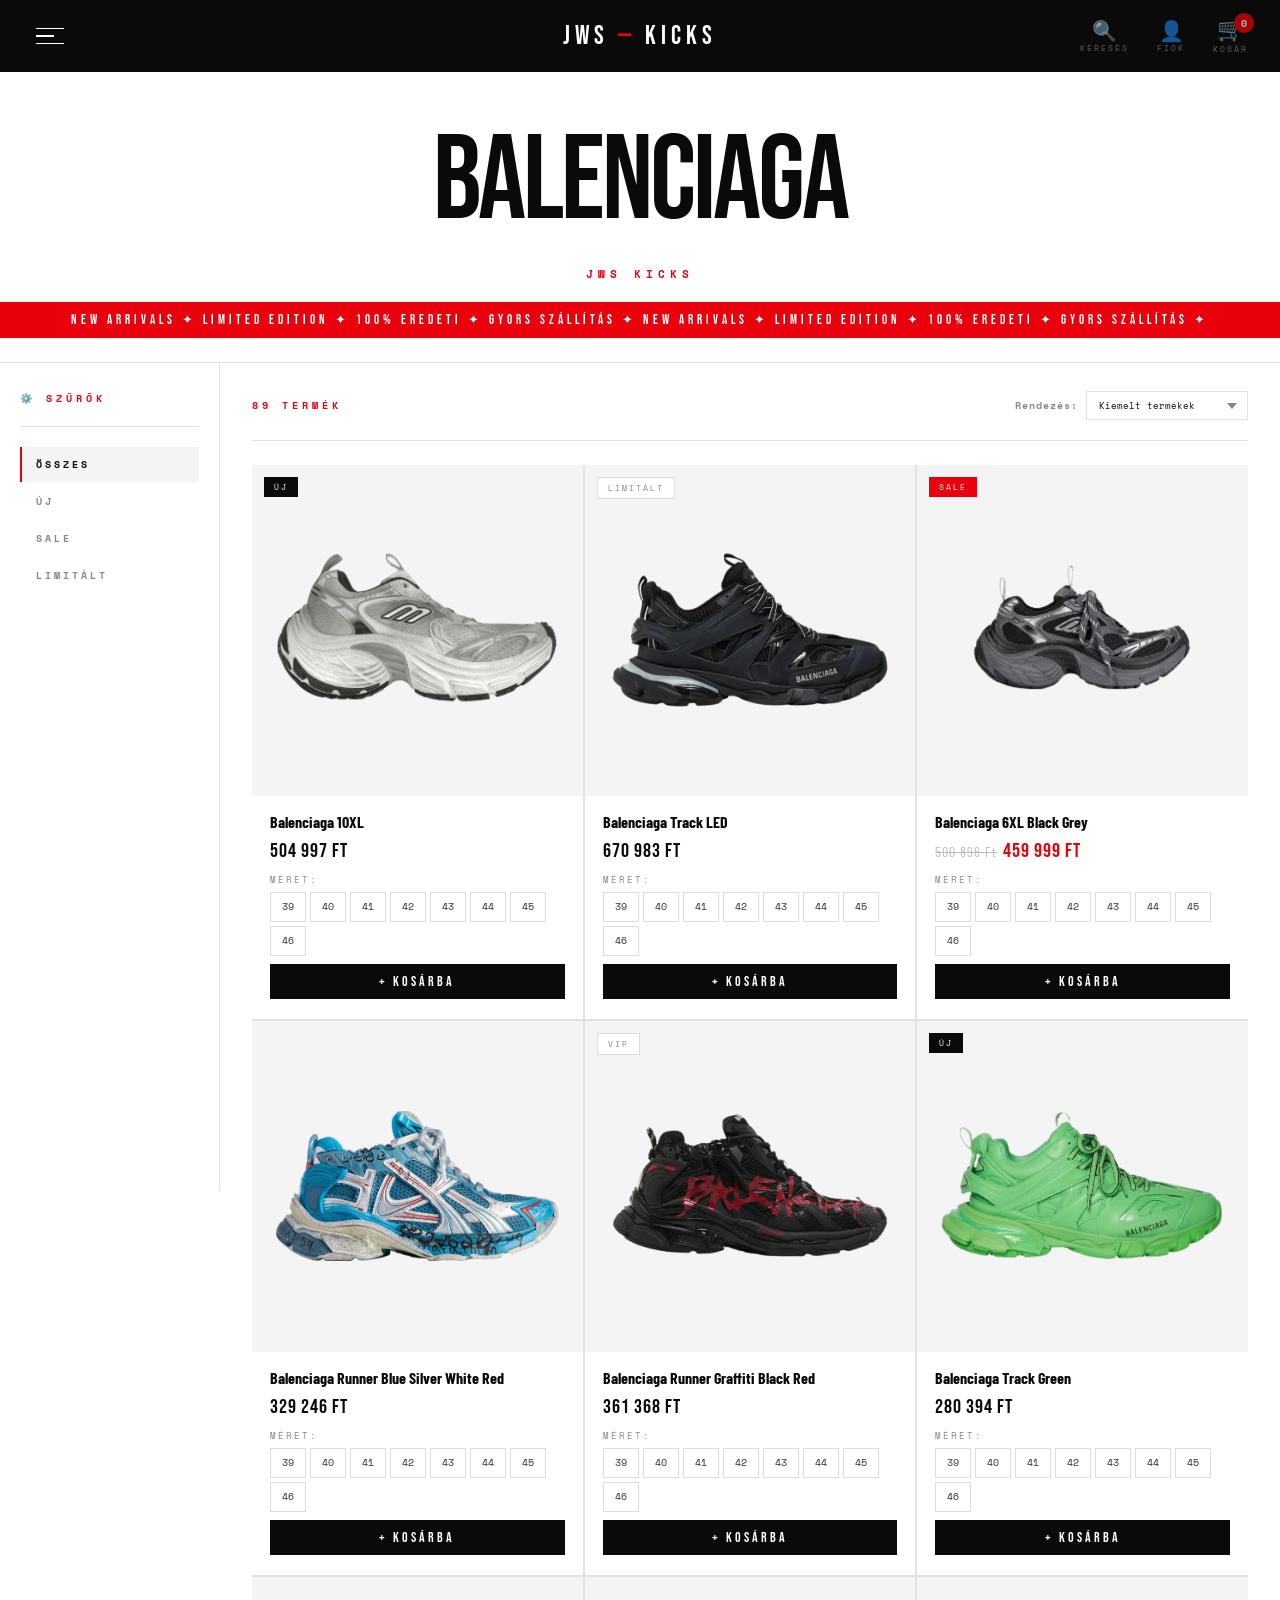
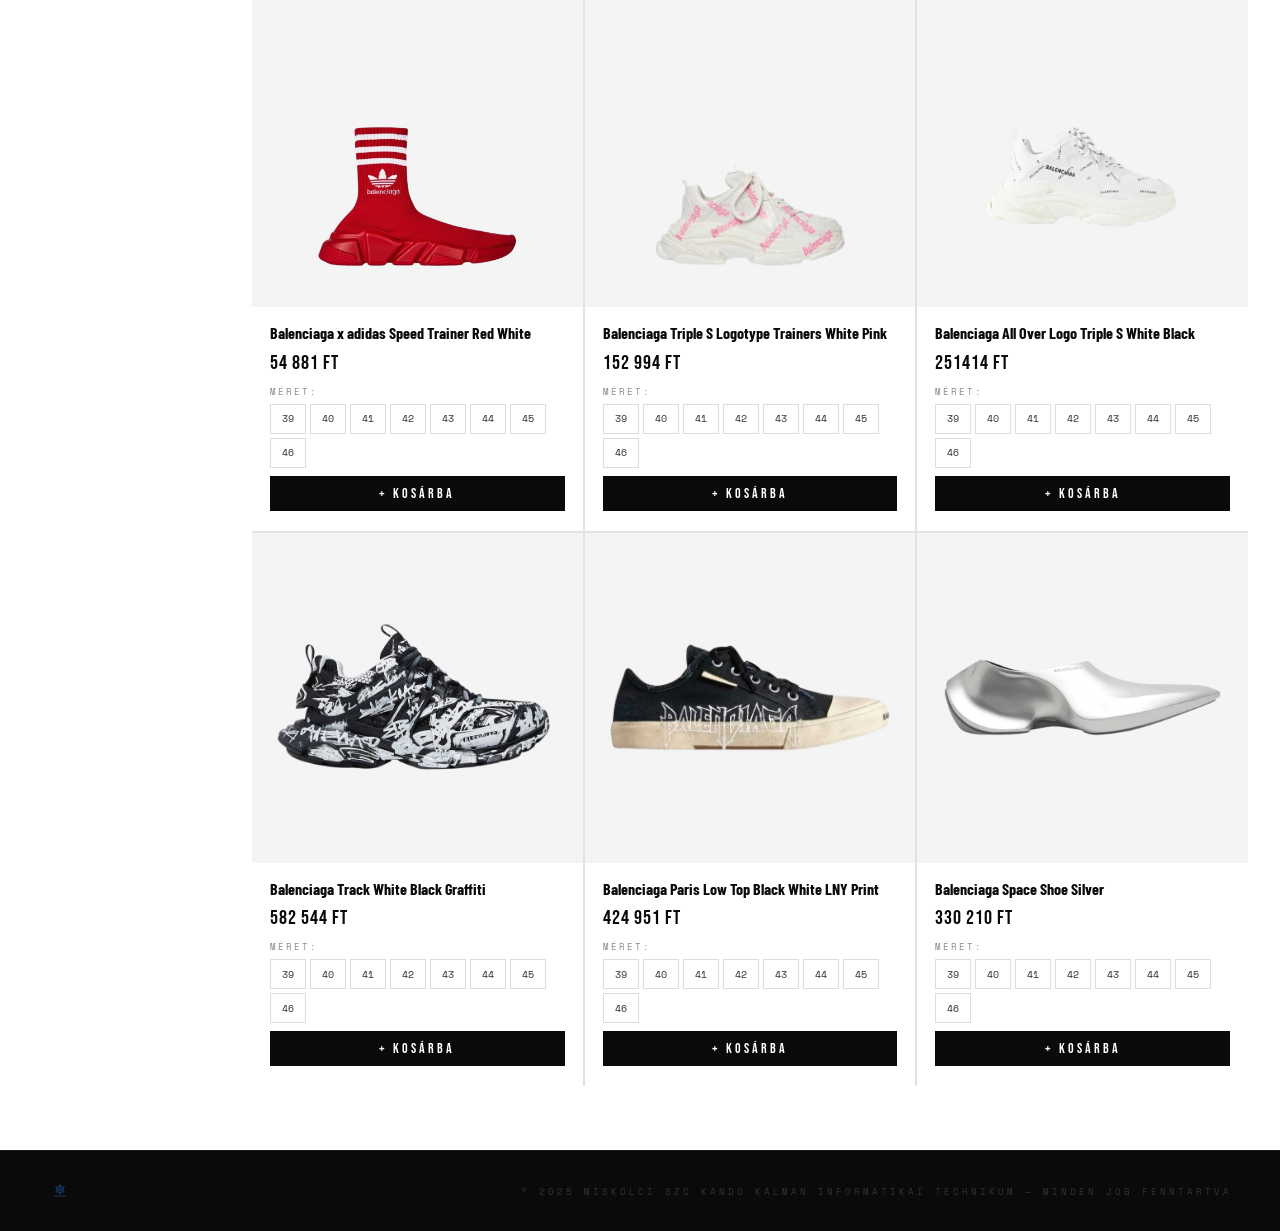
<file: balenciaga.html>
<!DOCTYPE html>
<html lang="hu">
<head>
  <meta charset="UTF-8">
  <meta name="viewport" content="width=device-width, initial-scale=1.0">
  <title>Balenciaga — JWS KICKS</title>
  <link href="https://fonts.googleapis.com/css2?family=Bebas+Neue&family=Barlow+Condensed:wght@300;400;600;700&family=Space+Mono&display=swap" rel="stylesheet">
  <link rel="stylesheet" href="shared.css">
  <link rel="stylesheet" href="brand-page.css">
</head>
<body>
<!-- =====================
   BOTI ALOLDAL
   ===================== -->

<!-- Teljes képernyős navigációs menü -->
<div class="menu-overlay" id="menuOverlay">
  <ul>
    <li><a href="index.html">Főoldal <span class="num">01</span></a></li>
    <li><a href="balenciaga.html" class="active">Balenciaga <span class="num">02</span></a></li>
    <li><a href="nike.html">Nike <span class="num">03</span></a></li>
    <li><a href="dior.html">Dior <span class="num">04</span></a></li>
    <li><a href="lv.html">Louis Vuitton <span class="num">05</span></a></li>
  </ul>
  <div class="menu-socials"><a href="#">Instagram</a><a href="#">TikTok</a><a href="#">Kapcsolat</a></div>
</div>

<!-- Felső navigációs sáv — fix, mindig látható -->
<nav class="navbar">
  <div class="nav-left">
    <button class="hamburger" id="hamburger"><span></span><span></span><span></span></button>
  </div>
  <a href="index.html" class="nav-logo">JWS <em>—</em> KICKS</a>
  <div class="nav-right">
    <button class="nav-icon" data-type="search" onclick="jwsOpenSearch()" aria-label="Keresés"><span style="font-size:20px;line-height:1;">🔍</span><span class="nav-icon-label">Keresés</span></button>
    <button class="nav-icon" data-type="account" onclick="jwsOpenAccount()" aria-label="Fiók" style="position:relative;"><span style="font-size:20px;line-height:1;">👤</span><span class="nav-icon-label">Fiók</span><span class="jws-acc-dot"></span></button>
    <button class="nav-cart-btn">🛒</button>
  </div>
</nav>

<div class="page-header-wrap">
  <div class="page-title">BALENCIAGA</div>
  <div class="brand-sub">JWS KICKS</div>
</div>

<!-- Fő elrendezés: bal oldalt szűrők, jobb oldalt termékek -->
<div class="shop-layout">
  <!-- Bal oldali szűrő panel -->
  <aside class="sidebar">
        <div class="filter-top">⚙️ Szűrők</div>
    <!-- Badge szerinti szűrő gombok -->
    <div class="badge-filter-wrap">
      <button class="badge-filter-btn active" data-filter="all">Összes</button>
      <button class="badge-filter-btn" data-filter="badge-new">Új</button>
      <button class="badge-filter-btn" data-filter="badge-sale">Sale</button>
      <button class="badge-filter-btn" data-filter="badge-lim">Limitált</button>
    </div>
  </aside>

  <!-- Termékek területe -->
  <main class="products-area">
    <!-- Termékszám és rendezés sor -->
    <div class="products-top">
      <span class="products-count">89 termék</span>
      <div class="sort-wrap">
        Rendezés:
        <select class="sort-select">
          <option>Kiemelt termékek</option>
          <option>Ár: Alacsony → Magas</option>
          <option>Ár: Magas → Alacsony</option>
          <option>Legújabb</option>
        </select>
      </div>
    </div>

    <!-- Termék rács — 3 oszlopos -->
    <div class="product-grid">

      <div class="product-card">
        <div class="product-img">
          <img src="img/balenciaga 10xl.png" alt="">
          <span class="product-badge badge-new">Új</span>
        </div>
        <div class="product-info">
          <div class="product-name">Balenciaga 10XL</div>
          <div class="product-price">504 997 Ft</div>
        </div>
      </div>

      <div class="product-card">
        <div class="product-img">
          <img src="img/balencitrack.png" alt="">
          <span class="product-badge badge-lim">Limitált</span>
        </div>
        <div class="product-info">
          <div class="product-name">Balenciaga Track LED</div>
          <div class="product-price">670 983 Ft</div>
        </div>
      </div>

      <div class="product-card">
        <div class="product-img">
          <img src="img/balenciaga6xl.png" alt="">
          <span class="product-badge badge-sale">SALE</span>
        </div>
        <div class="product-info">
          <div class="product-name">Balenciaga 6XL Black Grey</div>
          <div class="product-price"><span class="price-old">500 896 Ft</span><span class="price-sale">459 999 Ft</span></div>
        </div>
      </div>

      <div class="product-card">
        <div class="product-img">
          <img src="img/balenciagarunner.png" alt="">
        </div>
        <div class="product-info">
          <div class="product-name">Balenciaga Runner Blue Silver White Red</div>
          <div class="product-price">329 246 Ft</div>
        </div>
      </div>

      <div class="product-card">
        <div class="product-img">
          <img src="img/balenciagarunnergraffitiblack.png" alt="">
          <span class="product-badge badge-lim">VIP</span>
        </div>
        <div class="product-info">
          <div class="product-name">Balenciaga Runner Graffiti Black Red</div>
          <div class="product-price">361 368 Ft</div>
        </div>
      </div>

      <div class="product-card">
        <div class="product-img">
          <img src="img/balenciagatrackgreen.png" alt="">
          <span class="product-badge badge-new">Új</span>
        </div>
        <div class="product-info">
          <div class="product-name">Balenciaga Track Green</div>
          <div class="product-price">280 394 Ft</div>
        </div>
      </div>

      <div class="product-card">
        <div class="product-img">
          <img src="img/Balenciagaspeedtrainer.png" alt="">
        </div>
        <div class="product-info">
          <div class="product-name">Balenciaga x adidas Speed Trainer Red White </div>
          <div class="product-price">54 881 Ft</div>
        </div>
      </div>

      <div class="product-card">
        <div class="product-img">
          <img src="img/Balenciagatriples.png" alt="">
        </div>
        <div class="product-info">
          <div class="product-name">Balenciaga Triple S Logotype Trainers White Pink </div>
          <div class="product-price">152 994 Ft</div>
        </div>
      </div>

      <div class="product-card">
        <div class="product-img">
          <img src="img/BalenciagaAlloverlogo.png" alt="">
        </div>
        <div class="product-info">
          <div class="product-name">Balenciaga All Over Logo Triple S White Black</div>
          <div class="product-price">251414 Ft</div>
        </div>
      </div>

      <div class="product-card">
        <div class="product-img">
          <img src="img/Balenciagagraffitewhiteblack.png" alt="">
        </div>
        <div class="product-info">
          <div class="product-name">Balenciaga Track White Black Graffiti</div>
          <div class="product-price">582 544 Ft</div>
        </div>
      </div>

      <div class="product-card">
        <div class="product-img">
          <img src="img/Balenciagaparislowtop.png" alt="">
        </div>
        <div class="product-info">
          <div class="product-name">Balenciaga Paris Low Top Black White LNY Print</div>
          <div class="product-price">424 951 Ft</div>
        </div>
      </div>

      <div class="product-card">
        <div class="product-img">
          <img src="img/Balenciagaspaceshoes.png" alt="">
        </div>
        <div class="product-info">
          <div class="product-name">Balenciaga Space Shoe Silver</div>
          <div class="product-price">330 210 Ft</div>
        </div>
      </div>

    </div>
  </main>
</div>

<!-- Egyszerű lábléc -->
<div class="simple-footer">
  <a href="index.html" class="footer-mini-logo"><img src="img/logo.png" alt="JWS Kicks"></a>
  <span>© 2025 Miskolci SZC Kandó Kálmán Informatikai Technikum — Minden jog fenntartva</span>
</div>

<!-- JavaScript a külön fájlból töltődik be -->
<script src="search.js"></script>
<script src="account.js"></script>
<script src="main.js"></script>
</body>
</html>
</file>
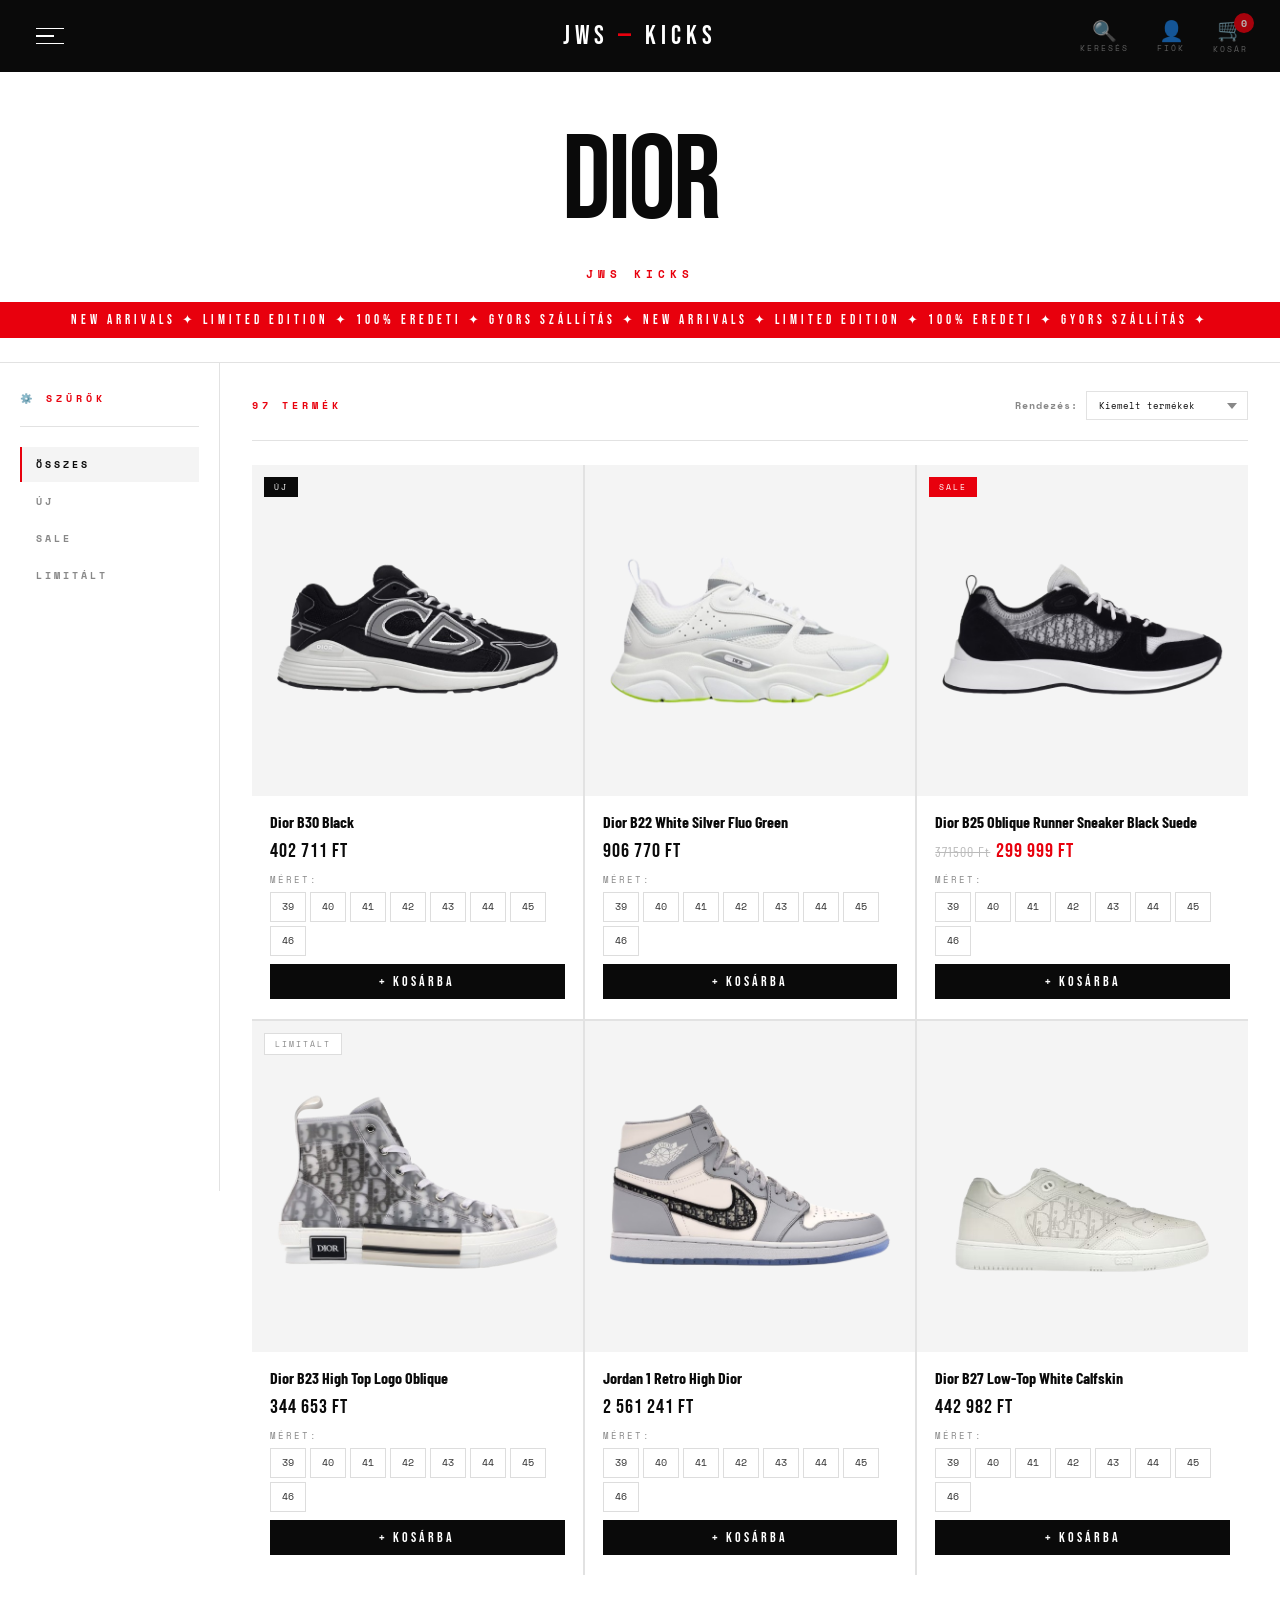
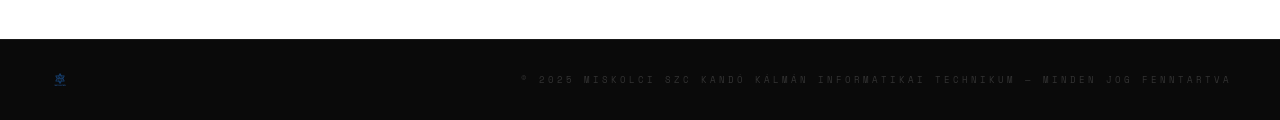
<file: dior.html>
<!DOCTYPE html>
<html lang="hu">
<head>
  <meta charset="UTF-8">
  <meta name="viewport" content="width=device-width, initial-scale=1.0">
  <title>Dior — JWS KICKS</title>
  <link href="https://fonts.googleapis.com/css2?family=Bebas+Neue&family=Barlow+Condensed:wght@300;400;600;700&family=Space+Mono&display=swap" rel="stylesheet">
  <link rel="stylesheet" href="shared.css">
  <link rel="stylesheet" href="brand-page.css">
</head>
<body>
<!-- =====================
   LACI ALOLDAL
   ===================== -->

<!-- Teljes képernyős navigációs menü -->
<div class="menu-overlay" id="menuOverlay">
  <ul>
    <li><a href="index.html">Főoldal <span class="num">01</span></a></li>
    <li><a href="balenciaga.html">Balenciaga <span class="num">02</span></a></li>
    <li><a href="nike.html">Nike <span class="num">03</span></a></li>
    <li><a href="dior.html" class="active">Dior <span class="num">04</span></a></li>
    <li><a href="lv.html">Louis Vuitton <span class="num">05</span></a></li>
  </ul>
  <div class="menu-socials"><a href="#">Instagram</a><a href="#">TikTok</a></div>
</div>

<!-- Felső navigációs sáv — fix, mindig látható -->
<nav class="navbar">
  <div class="nav-left">
    <button class="hamburger" id="hamburger"><span></span><span></span><span></span></button>
  </div>
  <a href="index.html" class="nav-logo">JWS <em>—</em> KICKS</a>
  <div class="nav-right">
    <button class="nav-icon" data-type="search" onclick="jwsOpenSearch()" aria-label="Keresés"><span style="font-size:20px;line-height:1;">🔍</span><span class="nav-icon-label">Keresés</span></button>
    <button class="nav-icon" data-type="account" onclick="jwsOpenAccount()" aria-label="Fiók" style="position:relative;"><span style="font-size:20px;line-height:1;">👤</span><span class="nav-icon-label">Fiók</span><span class="jws-acc-dot"></span></button>
    <button class="nav-cart-btn">🛒</button>
  </div>
</nav>

<div class="page-header-wrap">
  <div class="page-title">DIOR</div>
  <div class="brand-sub">JWS KICKS</div>
</div>

<!-- Fő elrendezés: bal oldalt szűrők, jobb oldalt termékek -->
<div class="shop-layout">
  <!-- Bal oldali szűrő panel -->
  <aside class="sidebar">
        <div class="filter-top">⚙️ Szűrők</div>
    <!-- Badge szerinti szűrő gombok -->
    <div class="badge-filter-wrap">
      <button class="badge-filter-btn active" data-filter="all">Összes</button>
      <button class="badge-filter-btn" data-filter="badge-new">Új</button>
      <button class="badge-filter-btn" data-filter="badge-sale">Sale</button>
      <button class="badge-filter-btn" data-filter="badge-lim">Limitált</button>
    </div>
  </aside>

  <!-- Termékek területe -->
  <main class="products-area">
    <!-- Termékszám és rendezés sor -->
    <div class="products-top">
      <span class="products-count">97 termék</span>
      <div class="sort-wrap">
        Rendezés:
        <select class="sort-select">
          <option>Kiemelt termékek</option>
          <option>Ár: Alacsony → Magas</option>
          <option>Ár: Magas → Alacsony</option>
          <option>Legújabb</option>
        </select>
      </div>
    </div>

    <!-- Termék rács — 3 oszlopos -->
    <div class="product-grid">

      <div class="product-card">
        <div class="product-img">
          <img src="img/b30.png" alt="">
          <span class="product-badge badge-new">Új</span>
        </div>
        <div class="product-info">
          <div class="product-name">Dior B30 Black</div>
          <div class="product-price">402 711 Ft</div>
        </div>
      </div>

      <div class="product-card">
        <div class="product-img">
          <img src="img/b22.png" alt="">
        </div>
        <div class="product-info">
          <div class="product-name">Dior B22 White Silver Fluo Green</div>
          <div class="product-price">906 770 Ft</div>
        </div>
      </div>

      <div class="product-card">
        <div class="product-img">
          <img src="img/b25.png" alt="">
          <span class="product-badge badge-sale">SALE</span>
        </div>
        <div class="product-info">
          <div class="product-name">Dior B25 Oblique Runner Sneaker Black Suede</div>
          <div class="product-price"><span class="price-old">371500 Ft</span><span class="price-sale">299 999 Ft</span></div>
        </div>
      </div>

      <div class="product-card">
        <div class="product-img">
          <img src="img/b23.png" alt="">
          <span class="product-badge badge-lim">Limitált</span>
        </div>
        <div class="product-info">
          <div class="product-name">Dior B23 High Top Logo Oblique</div>
          <div class="product-price">344 653 Ft</div>
        </div>
      </div>

      <div class="product-card">
        <div class="product-img">
          <img src="img/j1dior.png" alt="">
        </div>
        <div class="product-info">
          <div class="product-name">Jordan 1 Retro High Dior</div>
          <div class="product-price">2 561 241 Ft</div>
        </div>
      </div>

      <div class="product-card">
        <div class="product-img">
          <img src="img/b27.png" alt="">
        </div>
        <div class="product-info">
          <div class="product-name">Dior B27 Low-Top White Calfskin</div>
          <div class="product-price">442 982 Ft</div>
        </div>
      </div>

    </div>
  </main>
</div>

<!-- lábléc -->
<div class="simple-footer">
  <a href="index.html" class="footer-mini-logo"><img src="img/logo.png" alt="JWS Kicks"></a>
  <span>© 2025 Miskolci SZC Kandó Kálmán Informatikai Technikum — Minden jog fenntartva</span>
</div>

<script src="search.js"></script>
<script src="account.js"></script>
<script src="main.js"></script>
</body>
</html>
</file>
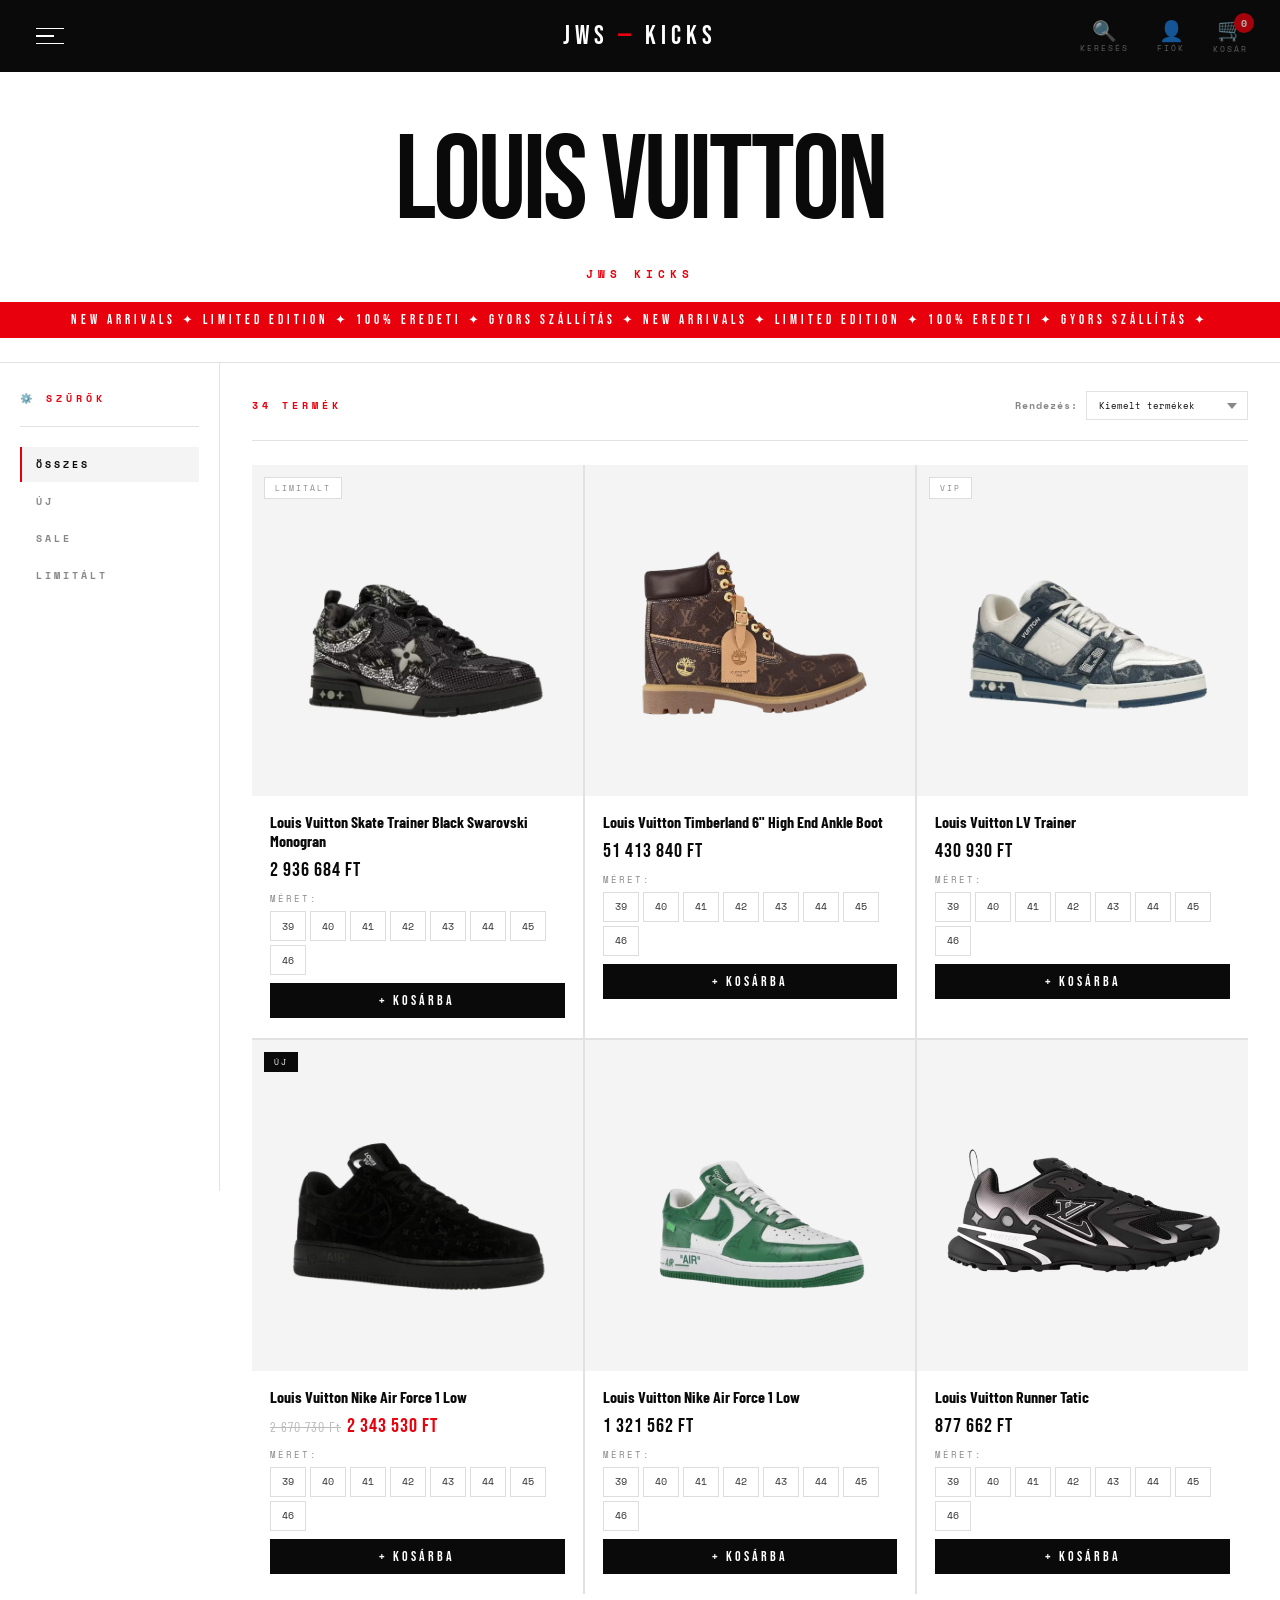
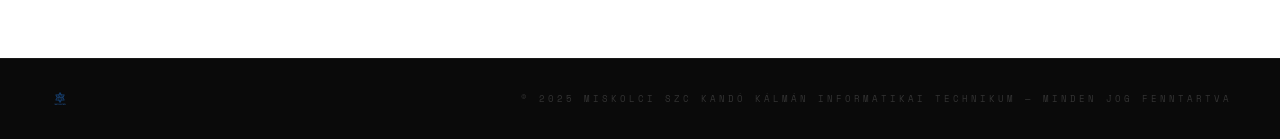
<file: lv.html>
<!DOCTYPE html>
<html lang="hu">
<head>
  <meta charset="UTF-8">
  <meta name="viewport" content="width=device-width, initial-scale=1.0">
  <title>Louis Vuitton — JWS KICKS</title>
  <link href="https://fonts.googleapis.com/css2?family=Bebas+Neue&family=Barlow+Condensed:wght@300;400;600;700&family=Space+Mono&display=swap" rel="stylesheet">
  <link rel="stylesheet" href="shared.css">
  <link rel="stylesheet" href="brand-page.css">
</head>
<body>
<!-- =====================
   MARCI ALOLDAL
   ===================== -->

<!-- Teljes képernyős navigációs menü -->
<div class="menu-overlay" id="menuOverlay">
  <ul>
    <li><a href="index.html">Főoldal <span class="num">01</span></a></li>
    <li><a href="balenciaga.html">Balenciaga <span class="num">02</span></a></li>
    <li><a href="nike.html">Nike <span class="num">03</span></a></li>
    <li><a href="dior.html">Dior <span class="num">04</span></a></li>
    <li><a href="lv.html" class="active">Louis Vuitton <span class="num">05</span></a></li>
  </ul>
  <div class="menu-socials"><a href="#">Instagram</a><a href="#">TikTok</a></div>
</div>

<!-- Felső navigációs sáv — fix, mindig látható -->
<nav class="navbar">
  <div class="nav-left">
    <button class="hamburger" id="hamburger"><span></span><span></span><span></span></button>
  </div>
  <a href="index.html" class="nav-logo">JWS <em>—</em> KICKS</a>
  <div class="nav-right">
    <button class="nav-icon" data-type="search" onclick="jwsOpenSearch()" aria-label="Keresés"><span style="font-size:20px;line-height:1;">🔍</span><span class="nav-icon-label">Keresés</span></button>
    <button class="nav-icon" data-type="account" onclick="jwsOpenAccount()" aria-label="Fiók" style="position:relative;"><span style="font-size:20px;line-height:1;">👤</span><span class="nav-icon-label">Fiók</span><span class="jws-acc-dot"></span></button>
    <button class="nav-cart-btn">🛒</button>
  </div>
</nav>

<div class="page-header-wrap">
  <div class="page-title">LOUIS VUITTON</div>
  <div class="brand-sub">JWS KICKS</div>
</div>

<!-- Fő elrendezés: bal oldalt szűrők, jobb oldalt termékek -->
<div class="shop-layout">
  <!-- Bal oldali szűrő panel -->
  <aside class="sidebar">
        <div class="filter-top">⚙️ Szűrők</div>
    <!-- Badge szerinti szűrő gombok -->
    <div class="badge-filter-wrap">
      <button class="badge-filter-btn active" data-filter="all">Összes</button>
      <button class="badge-filter-btn" data-filter="badge-new">Új</button>
      <button class="badge-filter-btn" data-filter="badge-sale">Sale</button>
      <button class="badge-filter-btn" data-filter="badge-lim">Limitált</button>
    </div>
  </aside>

  <!-- Termékek területe -->
  <main class="products-area">
    <!-- Termékszám és rendezés sor -->
    <div class="products-top">
      <span class="products-count">34 termék</span>
      <div class="sort-wrap">
        Rendezés:
        <select class="sort-select">
          <option>Kiemelt termékek</option>
          <option>Ár: Alacsony → Magas</option>
          <option>Ár: Magas → Alacsony</option>
          <option>Legújabb</option>
        </select>
      </div>
    </div>

    <!-- Termék rács — 3 oszlopos -->
    <div class="product-grid">

      <div class="product-card">
        <div class="product-img">
          <img src="./img/lvskate-removebg-preview.png" alt="Louis Vuitton Skate Trainer">
          <span class="product-badge badge-lim">Limitált</span>
        </div>
        <div class="product-info">
          <div class="product-name">Louis Vuitton Skate Trainer
            Black Swarovski Monogran</div>
          <div class="product-price">2 936 684 Ft</div>
        </div>
      </div>

      <div class="product-card">
        <div class="product-img">
          <img src="./img/timb.png" alt="">
        </div>
        <div class="product-info">
          <div class="product-name">Louis Vuitton Timberland 6" High End Ankle Boot</div>
          <div class="product-price">51 413 840 Ft</div>
        </div>
      </div>

      <div class="product-card">
        <div class="product-img">
          <img src="./img/lvtrainer.png" alt="">
          <span class="product-badge badge-lim">VIP</span>
        </div>
        <div class="product-info">
          <div class="product-name">Louis Vuitton LV Trainer</div>
          <div class="product-price">430 930 Ft</div>
        </div>
      </div>

      <div class="product-card">
        <div class="product-img">
          <img src="./img/lvaf1.png" alt="">
          <span class="product-badge badge-new">Új</span>
        </div>
        <div class="product-info">
          <div class="product-name">Louis Vuitton Nike Air Force 1 Low</div>
          <div class="product-price"><span class="price-old">2 670 730 Ft</span><span class="price-sale">2 343 530 Ft</span></div>
        </div>
      </div>

      <div class="product-card">
        <div class="product-img">
          <img src="./img/lv_af1.png" alt="">
        </div>
        <div class="product-info">
          <div class="product-name">Louis Vuitton Nike Air Force 1 Low</div>
          <div class="product-price">1 321 562 Ft</div>
        </div>
      </div>

      <div class="product-card">
        <div class="product-img">
          <img src="./img/Runner.png" alt="">
        </div>
        <div class="product-info">
          <div class="product-name">Louis Vuitton Runner Tatic</div>
          <div class="product-price">877 662 Ft</div>
        </div>
      </div>

    </div>
  </main>
</div>

<!-- Egyszerű lábléc -->
<div class="simple-footer">
  <a href="index.html" class="footer-mini-logo"><img src="img/logo.png" alt="JWS Kicks"></a>
  <span>© 2025 Miskolci SZC Kandó Kálmán Informatikai Technikum — Minden jog fenntartva</span>
</div>

<!-- JavaScript a külön fájlból töltődik be -->
<script src="search.js"></script>
<script src="account.js"></script>
<script src="main.js"></script>
</body>
</html>
</file>
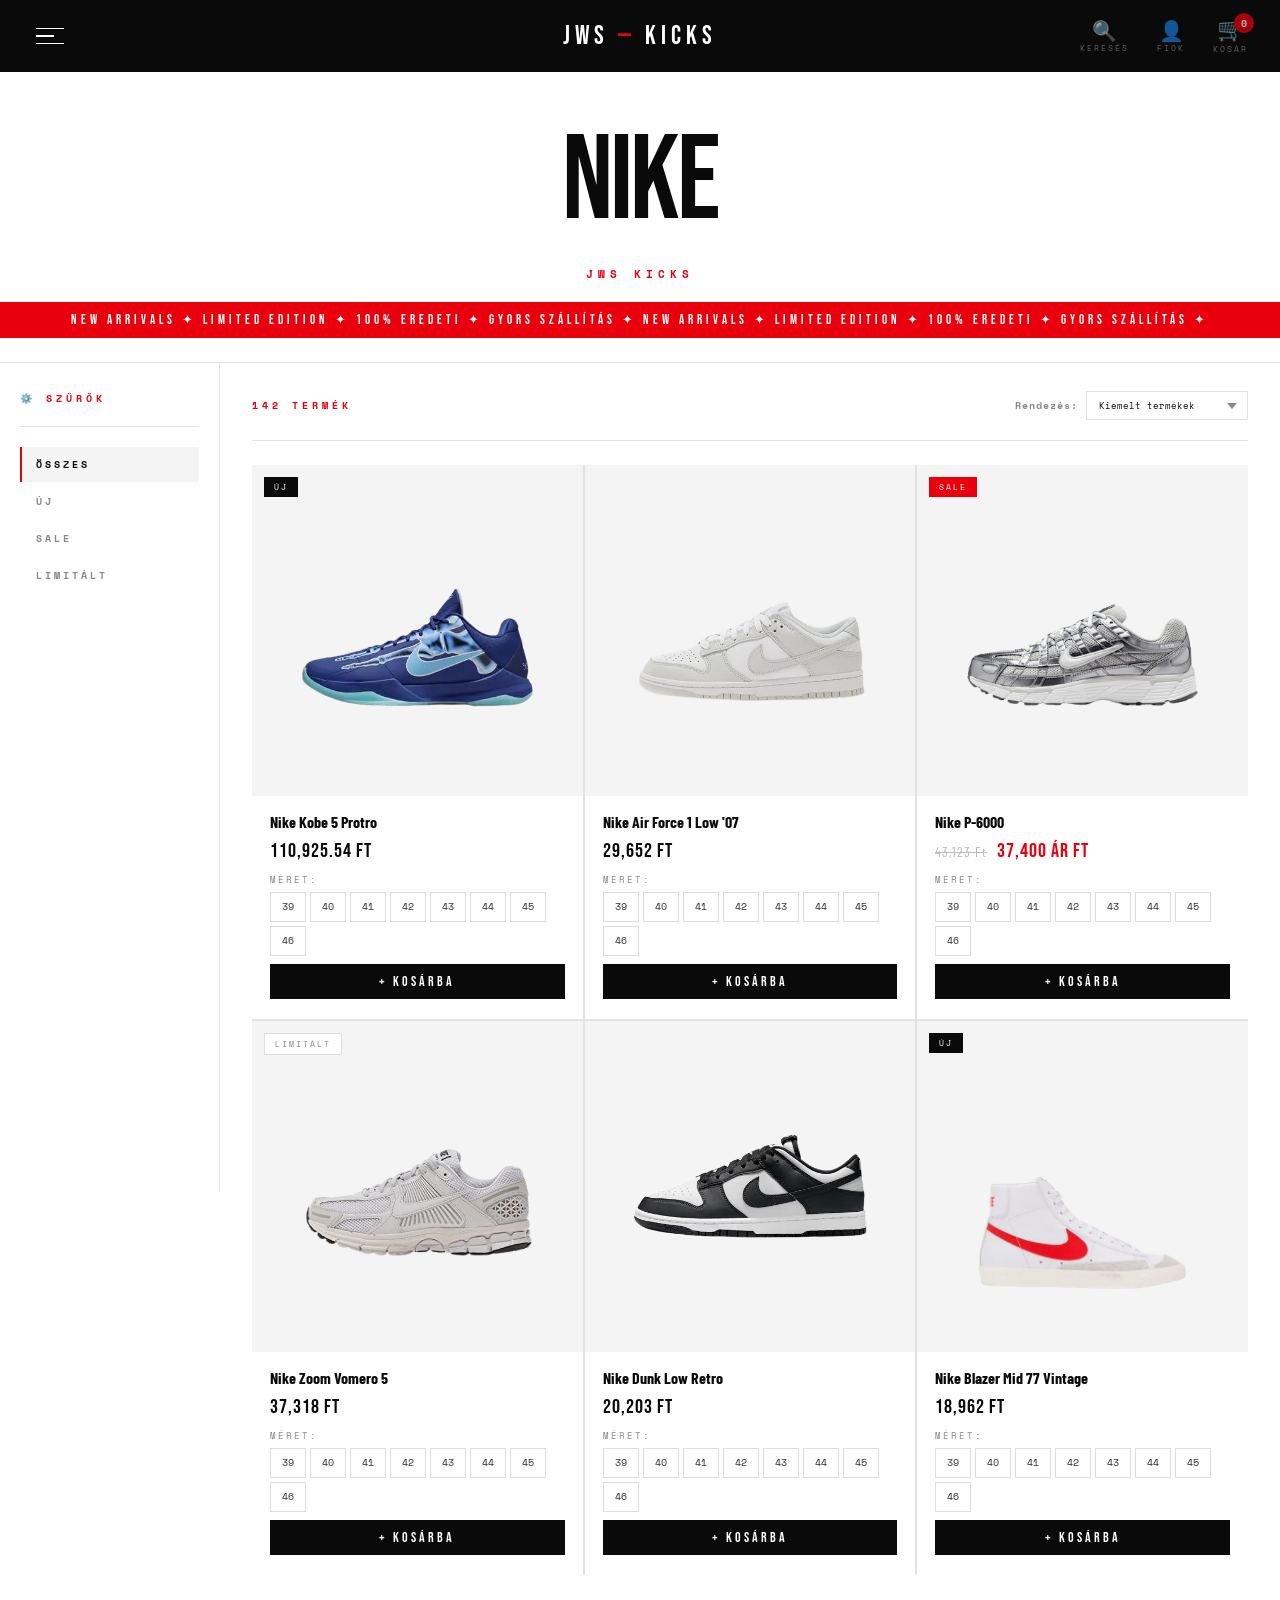
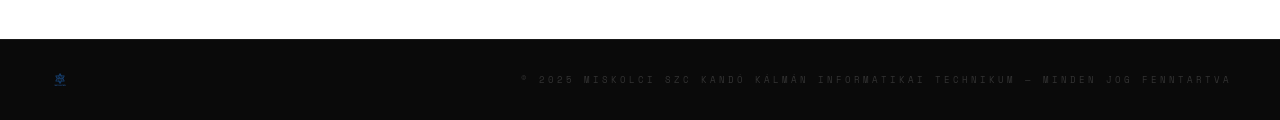
<file: nike.html>
<!DOCTYPE html>
<html lang="hu">
<head>
  <meta charset="UTF-8">
  <meta name="viewport" content="width=device-width, initial-scale=1.0">
  <title>Nike — JWS KICKS</title>
  <link href="https://fonts.googleapis.com/css2?family=Bebas+Neue&family=Barlow+Condensed:wght@300;400;600;700&family=Space+Mono&display=swap" rel="stylesheet">
  <link rel="stylesheet" href="shared.css">
  <link rel="stylesheet" href="brand-page.css">
</head>
<body>
<!-- =====================
   ERIK ALOLDAL
   ===================== -->

<!-- Teljes képernyős navigációs menü -->
<div class="menu-overlay" id="menuOverlay">
  <ul>
    <li><a href="index.html">Főoldal <span class="num">01</span></a></li>
    <li><a href="balenciaga.html">Balenciaga <span class="num">02</span></a></li>
    <li><a href="nike.html" class="active">Nike <span class="num">03</span></a></li>
    <li><a href="dior.html">Dior <span class="num">04</span></a></li>
    <li><a href="lv.html">Louis Vuitton <span class="num">05</span></a></li>
  </ul>
  <div class="menu-socials"><a href="#">Instagram</a><a href="#">TikTok</a></div>
</div>

<!-- Felső navigációs sáv — fix, mindig látható -->
<nav class="navbar">
  <div class="nav-left">
    <button class="hamburger" id="hamburger"><span></span><span></span><span></span></button>
  </div>
  <a href="index.html" class="nav-logo">JWS <em>—</em> KICKS</a>
  <div class="nav-right">
    <button class="nav-icon" data-type="search" onclick="jwsOpenSearch()" aria-label="Keresés"><span style="font-size:20px;line-height:1;">🔍</span><span class="nav-icon-label">Keresés</span></button>
    <button class="nav-icon" data-type="account" onclick="jwsOpenAccount()" aria-label="Fiók" style="position:relative;"><span style="font-size:20px;line-height:1;">👤</span><span class="nav-icon-label">Fiók</span><span class="jws-acc-dot"></span></button>
    <button class="nav-cart-btn">🛒</button>
  </div>
</nav>

<div class="page-header-wrap">
  <div class="page-title">NIKE</div>
  <div class="brand-sub">JWS KICKS</div>
</div>

<!-- Fő elrendezés: bal oldalt szűrők, jobb oldalt termékek -->
<div class="shop-layout">
  <!-- Bal oldali szűrő panel -->
  <aside class="sidebar">
        <div class="filter-top">⚙️ Szűrők</div>
    <!-- Badge szerinti szűrő gombok -->
    <div class="badge-filter-wrap">
      <button class="badge-filter-btn active" data-filter="all">Összes</button>
      <button class="badge-filter-btn" data-filter="badge-new">Új</button>
      <button class="badge-filter-btn" data-filter="badge-sale">Sale</button>
      <button class="badge-filter-btn" data-filter="badge-lim">Limitált</button>
    </div>
  </aside>

  <!-- Termékek területe -->
  <main class="products-area">
    <!-- Termékszám és rendezés sor -->
    <div class="products-top">
      <span class="products-count">142 termék</span>
      <div class="sort-wrap">
        Rendezés:
        <select class="sort-select">
          <option>Kiemelt termékek</option>
          <option>Ár: Alacsony → Magas</option>
          <option>Ár: Magas → Alacsony</option>
          <option>Legújabb</option>
        </select>
      </div>
    </div>

    <!-- Termék rács — 3 oszlopos -->
    <div class="product-grid">

      <div class="product-card">
        <div class="product-img">
          <img src="./img/OIP.png" alt="Nike Kobe 5 Protro">
          <span class="product-badge badge-new">Új</span>
        </div>
        <div class="product-info">
          <div class="product-name">Nike Kobe 5 Protro</div>
          <div class="product-price">110,925.54 Ft</div>
        </div>
      </div>

      <div class="product-card">
        <div class="product-img">
          <img src="./img/Nike_low_white.png" alt="Nike Air Force 1 Low '07">
        </div>
        <div class="product-info">
          <div class="product-name">Nike Air Force 1 Low '07</div>
          <div class="product-price">29,652 Ft</div>
        </div>
      </div>

      <div class="product-card">
        <div class="product-img">
          <img src="./img/Nike_p6000.png" alt="Nike P-6000">
          <span class="product-badge badge-sale">SALE</span>
        </div>
        <div class="product-info">
          <div class="product-name">Nike P-6000</div>
          <div class="product-price"><span class="price-old">43,123 Ft</span><span class="price-sale"> 37,400 ÁR Ft</span></div>
        </div>
      </div>

      <div class="product-card">
        <div class="product-img">
          <img src="./img/Nike_Vomero.png" alt="Nike Zoom Vomero 5">
          <span class="product-badge badge-lim">Limitált</span>
        </div>
        <div class="product-info">
          <div class="product-name">Nike Zoom Vomero 5</div>
          <div class="product-price">37,318 Ft</div>
        </div>
      </div>

      <div class="product-card">
        <div class="product-img">
          <img src="./img/Nike_dunk.png" alt="Nike Dunk Low Retro">
        </div>
        <div class="product-info"> 
          <div class="product-name">Nike Dunk Low Retro</div>
          <div class="product-price">20,203 Ft</div>
        </div>
      </div>

      <div class="product-card">
        <div class="product-img">
          <img src="./img/Nike_blazer.png" alt="Nike Blazer Mid 77 Vintage">
          <span class="product-badge badge-new">Új</span>
        </div>
        <div class="product-info">
          <div class="product-name">Nike Blazer Mid 77 Vintage</div>
          <div class="product-price">18,962 Ft</div>
        </div>
      </div>

    </div>
  </main>
</div>

<!-- Egyszerű lábléc -->
<div class="simple-footer">
  <a href="index.html" class="footer-mini-logo"><img src="img/logo.png" alt="JWS Kicks"></a>
  <span>© 2025 Miskolci SZC Kandó Kálmán Informatikai Technikum — Minden jog fenntartva</span>
</div>

<!-- JavaScript a külön fájlból töltődik be -->
<script src="search.js"></script>
<script src="account.js"></script>
<script src="main.js"></script>
</body>
</html>
</file>
<file: shared.css>
/* === SHARED.CSS — JWS KICKS — minden oldalon betöltődik === */

*, *::before, *::after { margin: 0; padding: 0; box-sizing: border-box; }

:root {
  --black:  #0a0a0a;
  --white:  #ffffff;
  --gray:   #f4f4f4;
  --red:    #e8000d;
  --border: #e2e2e2;
  --mid:    #888;
}

body {
  font-family: 'Barlow Condensed', sans-serif;
  color: var(--black);
  background: var(--white);
  overflow-x: hidden;
}

a { text-decoration: none; color: inherit; }


/* NAVIGÁCIÓ — fix fekete sáv az oldal tetején */
.navbar {
  position: fixed;
  top: 0; left: 0; right: 0;
  z-index: 1000;
  height: 72px;
  background: var(--black);
  display: flex;
  align-items: center;
  justify-content: space-between;
  padding: 0 32px;
}

.nav-logo {
  font-family: 'Bebas Neue', sans-serif;
  font-size: 26px;
  letter-spacing: 5px;
  white-space: nowrap;
  color: var(--white);
  position: absolute;
  left: 50%;
  transform: translateX(-50%);
}

.nav-logo em { color: var(--red); font-style: normal; }

.nav-left  { display: flex; align-items: center; gap: 8px; }
.nav-right { display: flex; align-items: center; gap: 28px; }




/* HAMBURGER GOMB — három vonal, X-re változik nyitáskor */
.hamburger {
  background: none;
  border: none;
  cursor: pointer;
  display: flex;
  flex-direction: column;
  gap: 6px;
  padding: 4px;
}

.hamburger span {
  display: block;
  height: 1.5px;
  background: var(--white);
  transition: all 0.3s;
}

.hamburger span:nth-child(1) { width: 28px; }
.hamburger span:nth-child(2) { width: 18px; }
.hamburger span:nth-child(3) { width: 28px; }

.hamburger.open span:nth-child(1) { transform: translateY(7.5px) rotate(45deg); width: 28px; }
.hamburger.open span:nth-child(2) { opacity: 0; }
.hamburger.open span:nth-child(3) { transform: translateY(-7.5px) rotate(-45deg); width: 28px; }

/* NAV IKONOK — feliratos változat */
.nav-icon {
  display: flex;
  flex-direction: column;
  align-items: center;
  gap: 3px;
  cursor: pointer;
  opacity: 0.7;
  transition: opacity 0.2s;
  color: var(--white);
  font-size: 20px;
  background: none;
  border: none;
  padding: 0;
}

.nav-icon:hover { opacity: 1; }

.nav-icon-label {
  font-family: 'Space Mono', monospace;
  font-size: 8px;
  letter-spacing: 2px;
  text-transform: uppercase;
  color: rgba(255,255,255,0.5);
  line-height: 1;
}

.nav-cart-btn {
  background: none;
  border: none;
  cursor: pointer;
  opacity: 0.7;
  transition: opacity 0.2s;
  display: flex;
  flex-direction: column;
  align-items: center;
  gap: 3px;
  color: var(--white);
  font-size: 20px;
  padding: 0;
  position: relative;
}

.nav-cart-btn:hover { opacity: 1; }


/* TELJES KÉPERNYŐS MENÜ — hamburger gombra nyílik */
.menu-overlay {
  position: fixed;
  inset: 0;
  z-index: 999;
  background: var(--black);
  display: flex;
  flex-direction: column;
  justify-content: center;
  padding: 80px 60px;
  clip-path: inset(0 0 100% 0);
  transition: clip-path 0.5s cubic-bezier(.77,0,.18,1);
  pointer-events: none;
}

.menu-overlay.open {
  clip-path: inset(0 0 0% 0);
  pointer-events: all;
}

.menu-overlay ul { list-style: none; }

.menu-overlay ul li { border-bottom: 1px solid #1a1a1a; }

.menu-overlay ul li a {
  font-family: 'Bebas Neue', sans-serif;
  font-size: clamp(44px, 7vw, 90px);
  color: var(--white);
  display: flex;
  justify-content: space-between;
  align-items: center;
  padding: 6px 0;
  letter-spacing: -1px;
  transition: color 0.2s, padding-left 0.3s;
}

.menu-overlay ul li a:hover,
.menu-overlay ul li a.active { color: var(--red); }
.menu-overlay ul li a:hover  { padding-left: 12px; }

.menu-overlay ul li a .num {
  font-family: 'Space Mono', monospace;
  font-size: 10px;
  color: #444;
  letter-spacing: 3px;
}

.menu-socials { display: flex; gap: 24px; margin-top: 36px; }

.menu-socials a {
  font-family: 'Space Mono', monospace;
  font-size: 10px;
  letter-spacing: 2px;
  color: #444;
  text-transform: uppercase;
  transition: color 0.2s;
}

.menu-socials a:hover { color: var(--white); }
</file>
<file: brand-page.css>
/* === BRAND-PAGE.CSS — JWS KICKS — csak az aloldalakon töltődik be === */

body { padding-top: 72px; background: var(--white); }


/* OLDALFEJLÉC — márkanév és bolt neve */
.page-title {
  text-align: center;
  padding: 56px 20px 16px;
  font-family: 'Bebas Neue', sans-serif;
  font-size: clamp(56px, 10vw, 120px);
  letter-spacing: -3px;
  line-height: 0.9;
  color: var(--black);
}

.brand-sub {
  text-align: center;
  font-family: 'Space Mono', monospace;
  font-size: 11px;
  font-weight: 700;
  letter-spacing: 5px;
  color: var(--red);
  text-transform: uppercase;
  padding: 14px 0 0;
}

.brand-sub + .shop-layout,
.brand-header-divider {
  border-top: 1px solid var(--border);
  margin-top: 24px;
}


/* SHOP ELRENDEZÉS — bal: szűrő panel, jobb: termékek */
.shop-layout {
  display: grid;
  grid-template-columns: 220px 1fr;
  min-height: 80vh;
  border-top: 1px solid var(--border);
  margin-top: 24px;
}


/* SZŰRŐ PANEL — bal oldal, ragasztott pozíció */
.sidebar {
  border-right: 1px solid var(--border);
  padding: 28px 20px;
  position: sticky;
  top: 72px;
  height: calc(100vh - 72px);
  overflow-y: auto;
  background: var(--white);
}

.filter-top {
  font-family: 'Space Mono', monospace;
  font-size: 10px;
  letter-spacing: 4px;
  text-transform: uppercase;
  font-weight: 700;
  color: var(--red);
  padding-bottom: 20px;
  border-bottom: 1px solid var(--border);
  margin-bottom: 4px;
}

.filter-row { border-bottom: 1px solid var(--border); }

.filter-row-head {
  display: flex;
  justify-content: space-between;
  align-items: center;
  padding: 16px 0;
  cursor: pointer;
  font-family: 'Barlow Condensed', sans-serif;
  font-size: 16px;
  font-weight: 600;
  color: var(--black);
  user-select: none;
}

.filter-row-head .chevron { font-size: 11px; color: var(--mid); transition: transform 0.25s; }
.filter-row-head.open .chevron { transform: rotate(180deg); }

.filter-row-body { display: none; padding-bottom: 16px; }
.filter-row-body.show { display: block; }

.filter-check { display: flex; align-items: center; gap: 10px; padding: 5px 0; cursor: pointer; }

.filter-check input {
  width: 15px; height: 15px;
  border: 1.5px solid #ccc;
  appearance: none; cursor: pointer; flex-shrink: 0; transition: all 0.15s;
}

.filter-check input:checked { background: var(--black); border-color: var(--black); }
.filter-check label { font-size: 14px; font-weight: 600; color: #333; cursor: pointer; }


/* BADGE SZŰRŐ GOMBOK — Összes / Új / Sale / Limitált */
.badge-filter-wrap {
  display: flex;
  flex-direction: column;
  gap: 2px;
  padding: 16px 0;
}

.badge-filter-btn {
  font-family: 'Space Mono', monospace;
  font-size: 10px;
  font-weight: 600;
  letter-spacing: 3px;
  text-transform: uppercase;
  padding: 10px 14px;
  border: none;
  border-left: 2px solid transparent;
  background: transparent;
  color: var(--mid);
  cursor: pointer;
  text-align: left;
  transition: all 0.15s;
}

.badge-filter-btn.active {
  border-left-color: var(--red);
  color: var(--black);
  background: var(--gray);
}

.badge-filter-btn:hover:not(.active) {
  border-left-color: var(--border);
  color: var(--black);
}


/* TERMÉKEK TERÜLETE — jobb oldal */
.products-area { padding: 28px 32px 64px; }

.products-top {
  display: flex;
  justify-content: space-between;
  align-items: center;
  padding-bottom: 20px;
  border-bottom: 1px solid var(--border);
  margin-bottom: 24px;
}

.products-count {
  font-family: 'Space Mono', monospace;
  font-size: 10px;
  font-weight: 700;
  letter-spacing: 4px;
  color: var(--red);
  text-transform: uppercase;
}

.sort-wrap {
  display: flex;
  align-items: center;
  gap: 8px;
  font-family: 'Space Mono', monospace;
  font-size: 10px;
  font-weight: 600;
  color: var(--mid);
  letter-spacing: 1px;
}

.sort-select {
  font-family: 'Space Mono', monospace;
  font-size: 9px;
  border: 1px solid var(--border);
  padding: 7px 28px 7px 12px;
  background: var(--white);
  color: var(--black);
  cursor: pointer;
  appearance: none;
  background-image: url("data:image/svg+xml,%3Csvg xmlns='http://www.w3.org/2000/svg' width='10' height='6'%3E%3Cpath d='M0 0l5 6 5-6z' fill='%23888'/%3E%3C/svg%3E");
  background-repeat: no-repeat;
  background-position: right 10px center;
  transition: border-color 0.2s;
}

.sort-select:focus { outline: none; border-color: var(--black); }


/* TERMÉK RÁCS — 3 oszlopos, 2px rés (főoldal stílusában) */
.product-grid {
  display: grid;
  grid-template-columns: repeat(3, 1fr);
  gap: 2px;
  background: var(--border);
}

.product-card {
  background: var(--white);
  cursor: pointer;
  transition: background 0.2s;
  overflow: hidden;
  position: relative;
}

.product-card:hover { background: #f9f9f9; }

.product-card::before {
  content: '';
  position: absolute;
  top: 0; left: 0; right: 0;
  height: 2px;
  background: var(--red);
  transform: scaleX(0);
  transition: transform 0.25s;
  z-index: 1;
}

.product-card:hover::before { transform: scaleX(1); }


/* TERMÉK KÉP — négyzet arány */
.product-img {
  width: 100%;
  aspect-ratio: 1;
  background: var(--gray);
  display: flex;
  align-items: center;
  justify-content: center;
  position: relative;
  overflow: hidden;
}

.product-img img {
  width: 100%;
  height: 100%;
  object-fit: contain;
  padding: 24px;
  transition: transform 0.4s cubic-bezier(.25,.46,.45,.94);
}

.product-card:hover .product-img img { transform: scale(1.06); }

.img-placeholder { display: flex; flex-direction: column; align-items: center; justify-content: center; gap: 8px; width: 100%; height: 100%; }

.img-placeholder-icon {
  width: 48px; height: 48px;
  border: 1.5px dashed #ccc;
  border-radius: 50%;
  display: flex; align-items: center; justify-content: center;
  color: #bbb; font-size: 18px;
}

.img-placeholder-text {
  font-family: 'Space Mono', monospace;
  font-size: 9px;
  letter-spacing: 2px;
  color: #bbb;
  text-transform: uppercase;
}


/* TERMÉK BADGE — Új / Sale / Limitált */
.product-badge {
  position: absolute;
  top: 12px; left: 12px;
  font-family: 'Space Mono', monospace;
  font-size: 8px;
  letter-spacing: 2px;
  padding: 4px 10px;
  text-transform: uppercase;
  z-index: 2;
}

.badge-new  { background: var(--black); color: var(--white); }
.badge-sale { background: var(--red);   color: var(--white); }
.badge-lim  { background: var(--white); color: var(--mid); border: 1px solid #ddd; }


/* TERMÉK KÁRTYA — név és ár */
.product-info { padding: 16px 18px 20px; }

.product-name {
  font-family: 'Barlow Condensed', sans-serif;
  font-size: 16px;
  font-weight: 700;
  color: var(--black);
  margin-bottom: 8px;
  line-height: 1.2;
}

.product-price {
  font-family: 'Bebas Neue', sans-serif;
  font-size: 20px;
  letter-spacing: 1px;
  color: var(--black);
}

.price-old  { font-size: 14px; color: #bbb; text-decoration: line-through; margin-right: 6px; font-family: 'Barlow Condensed', sans-serif; }
.price-sale { color: var(--red); }


/* LÁBLÉC */
.simple-footer {
  background: var(--black);
  border-top: 1px solid #1a1a1a;
  padding: 28px 48px;
  display: flex;
  justify-content: space-between;
  align-items: center;
  font-family: 'Space Mono', monospace;
  font-size: 9px;
  letter-spacing: 3px;
  color: #333;
  text-transform: uppercase;
}

.footer-mini-logo img { height: 24px; width: auto; display: block; }


/* OLDALFEJLÉC WRAPPER — ticker vonal a főoldal stílusában */
.page-header-wrap {
  text-align: center;
  padding-bottom: 0;
  border-bottom: none;
}

.page-header-wrap::after {
  content: 'NEW ARRIVALS  ✦  LIMITED EDITION  ✦  100% EREDETI  ✦  GYORS SZÁLLÍTÁS  ✦  NEW ARRIVALS  ✦  LIMITED EDITION  ✦  100% EREDETI  ✦  GYORS SZÁLLÍTÁS  ✦';
  display: block;
  background: var(--red);
  color: var(--white);
  font-family: 'Bebas Neue', sans-serif;
  font-size: 13px;
  letter-spacing: 4px;
  padding: 10px 0;
  margin-top: 20px;
  white-space: nowrap;
  overflow: hidden;
}
</file>
